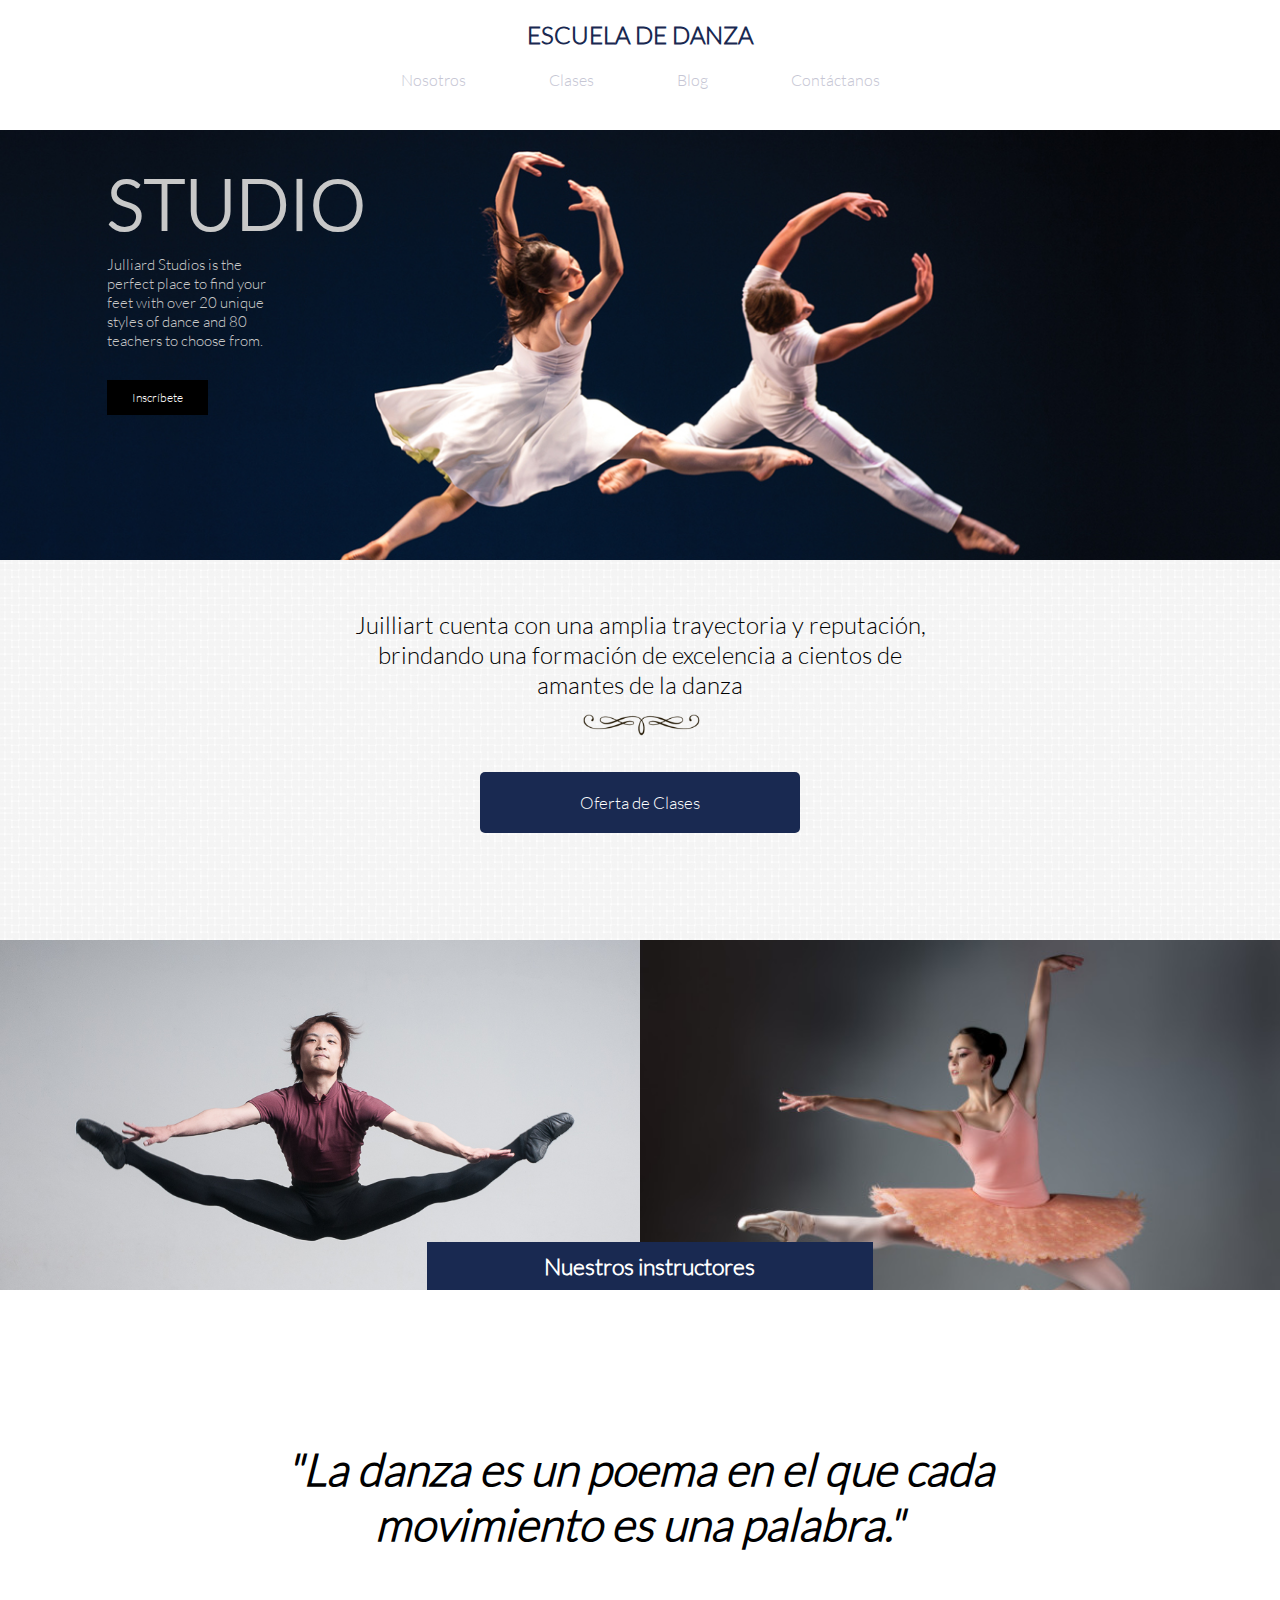
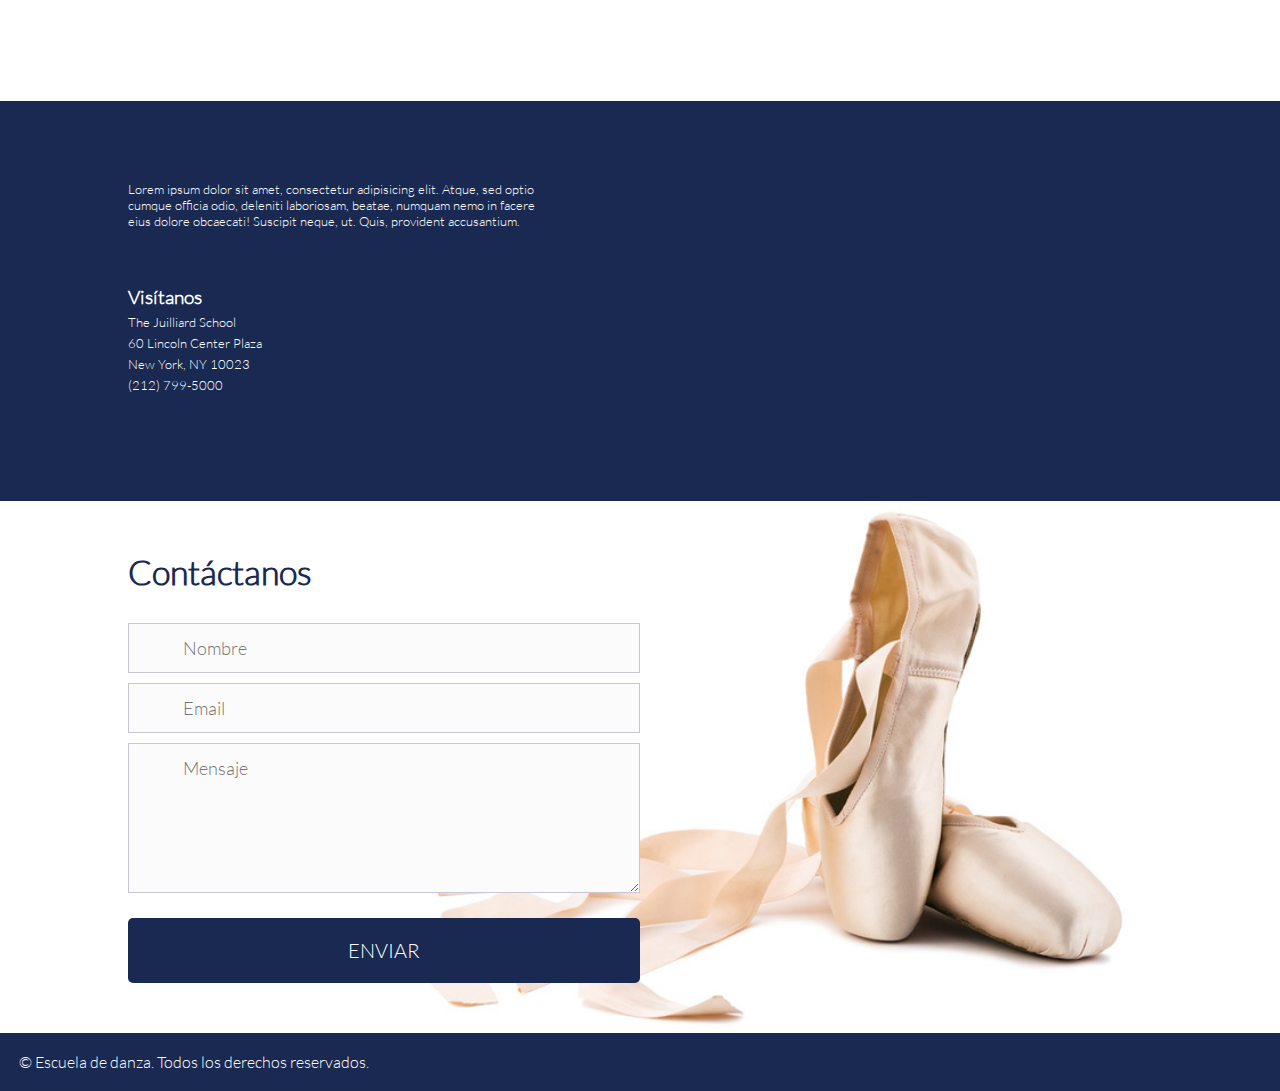
<file: index.html>
<!DOCTYPE html>
<html>
<head>
	<meta charset="UTF-8">
	<title>Escuela de Danza</title>
	<link rel='stylesheet' type='text/css' href='http://fonts.googleapis.com/css?family=Montserrat:400,700'>
	<link rel="stylesheet" type="text/css" href="css/simplegrid.css">
	<link rel="stylesheet" type="text/css" href="css/utilities.css">
	<link rel="stylesheet" type="text/css" href="css/common.css">
	<link rel="stylesheet" type="text/css" href="css/main.css">
</head>
<body>
	<!-- TITULO Y MENU NAVEGACION -->
	<header>
		<div class="container-fluid">
			<div class="row danza">
				<div class="col-offset-4"></div>
				<div class="col-4">
					<a href="index.html"><h2 class="text-blue">ESCUELA DE DANZA</h2></a>
				</div>
				<div class="col-offset-4"></div>
			</div>
			<nav class="row menu">
				<div class="col-offset-3"></div>
				<div class="col-6">
					<ul>
						<li><a href="nosotros.html" class="a-none-decoration txtcolor">Nosotros</a></li>
						<li><a href="clases.html" class="a-none-decoration txtcolor">Clases</a></li>
						<li><a href="blog.html" class="a-none-decoration txtcolor">Blog</a></li>
						<li><a href="#contactanos" class="a-none-decoration txtcolor">Contáctanos</a></li>
					</ul>
				</div>
				<div class="col-offset-3"></div>
			</nav>
		</div>
	</header>

	<!-- SECCION FOTO BAILARINES-->
	<section class="box-uno">
		<div class="container-fluid">
			<div class="row">
				<div class="col-offset-1"></div>
				<div class="col-2">
					<h1 class="studio">STUDIO</h1>
					<p class="txtcolor txt">Julliard Studios is the perfect place to find your feet with over 20 unique styles of dance and 80 teachers to choose from.</p>
				</div>					
			</div>
			<div class="row inscribete">
				<div class="col-offset-1"></div>
				<div class="col-2 ">
					<a href="#" class="btn">Inscríbete</a>
				</div>
			</div>
		</div>
	</section>

	<!-- SECCION TEXTO/ORNAMENTO -->
	<section class="box-dos">
		<div class="container-fluid">
			<div class="row">
				<div class="col-offset-3"></div>
				<div class="col-6">
					<p class="txtorn">Juilliart cuenta con una amplia trayectoria y reputación, brindando una formación de excelencia a cientos de amantes de la danza</p>
					<img src="img/decoration_1.png">
				</div>	
			</div>		
			<div class="row oferta">
				<div class="col-offset-3"></div>
				<div class="col-6">
					<a href="#" class="btn-oferta">Oferta de Clases</a>
				</div>	
			</div>	
		</div>			
	</section>

	<!-- SECCION FOTO 2 BAILARINES -->
	<section>
		<div class="container-fluid">
			<div class="row">
				<div class="col-6 back-uno"></div>
				<div class="col-6 back-dos"></div>
			</div>
			<div class="row">
				<div class="col-offset-4"></div>
				<div class="col-4 instructores">
					<h3>Nuestros instructores</h3>
				</div>
				<div class="col-offset-4"></div>
			</div>
		</div>
	</section>	

	<!-- SECCION CITA -->	
	<section>
		<div class="container-fluid">
			<div class="row">
				<div class="col-offset-2"></div>
				<div class="col-8 cita">
					<h1>"La danza es un poema en el que cada movimiento es una palabra."</h1>
				</div>
				<div class="col-offset-2"></div>
			</div>
		</div>
	</section>

	<!-- SECCION MAPA -->	
	<section class="fondomapa">
		<div class="container">
			<div class="row txt-mapa">
				<div class="col-5 ">
					<p>Lorem ipsum dolor sit amet, consectetur adipisicing elit. Atque, sed optio cumque officia odio, deleniti laboriosam, beatae, numquam nemo in facere eius dolore obcaecati! Suscipit neque, ut. Quis, provident accusantium.</p>	
				</div>				
				<div class="col-7 mapa">
					<iframe src="https://www.google.com/maps/embed?pb=!1m18!1m12!1m3!1d3021.5366848685107!2d-73.98717568456014!3d40.77221397932544!2m3!1f0!2f0!3f0!3m2!1i1024!2i768!4f13.1!3m3!1m2!1s0x89c2585f0ef9ac6f%3A0x87f34f62b9294991!2s60+Lincoln+Center+Plaza%2C+New+York%2C+NY+10023%2C+EE.+UU.!5e0!3m2!1ses-419!2scl!4v1473462511929"></iframe>
				</div>	
			</div>
			<div class="row txt-visitanos">
				<div class="col-5">
					<h3>Visítanos</h3>
					<p>The Juilliard School</p>
					<p>60 Lincoln Center Plaza</p>
					<p>New York, NY 10023</p>
					<p>(212) 799-5000</p>
				</div>
			</div>
		</div>
	</section>

<!-- SECCION CONTACTANOS -->	
	<section>
		<div class="container">
			<div class="row zapatilla">
				<div class="col-6 form">
					<a name="contactanos"><h1>Contáctanos</h1></a>
					<form class="campos">
						<p><input name="name" type="text" class="feedback-input" placeholder="Nombre" id="nombre"/></p>
						
						<p><input name="email" type="text" class="feedback-input" id="email" placeholder="Email"/></p>
						
						<p><textarea name="text" class="feedback-input" id="msje" placeholder="Mensaje"></textarea></p>
						
						<div class="cont-btn"><input type="submit" value="ENVIAR" id="btn-enviar"/>
						</div>
					</form>
				</div>
			</div>
		</div>
	</section>

<!-- SECCION FOOTER -->	
	<footer>
		<div class="row footer">
			<div class="col-4">
				<p>&#169; Escuela de danza. Todos los derechos reservados.</p>
			</div>
			<div class="col-offset-8"></div>
		</div>
	</footer>
</body>
</html>
</file>
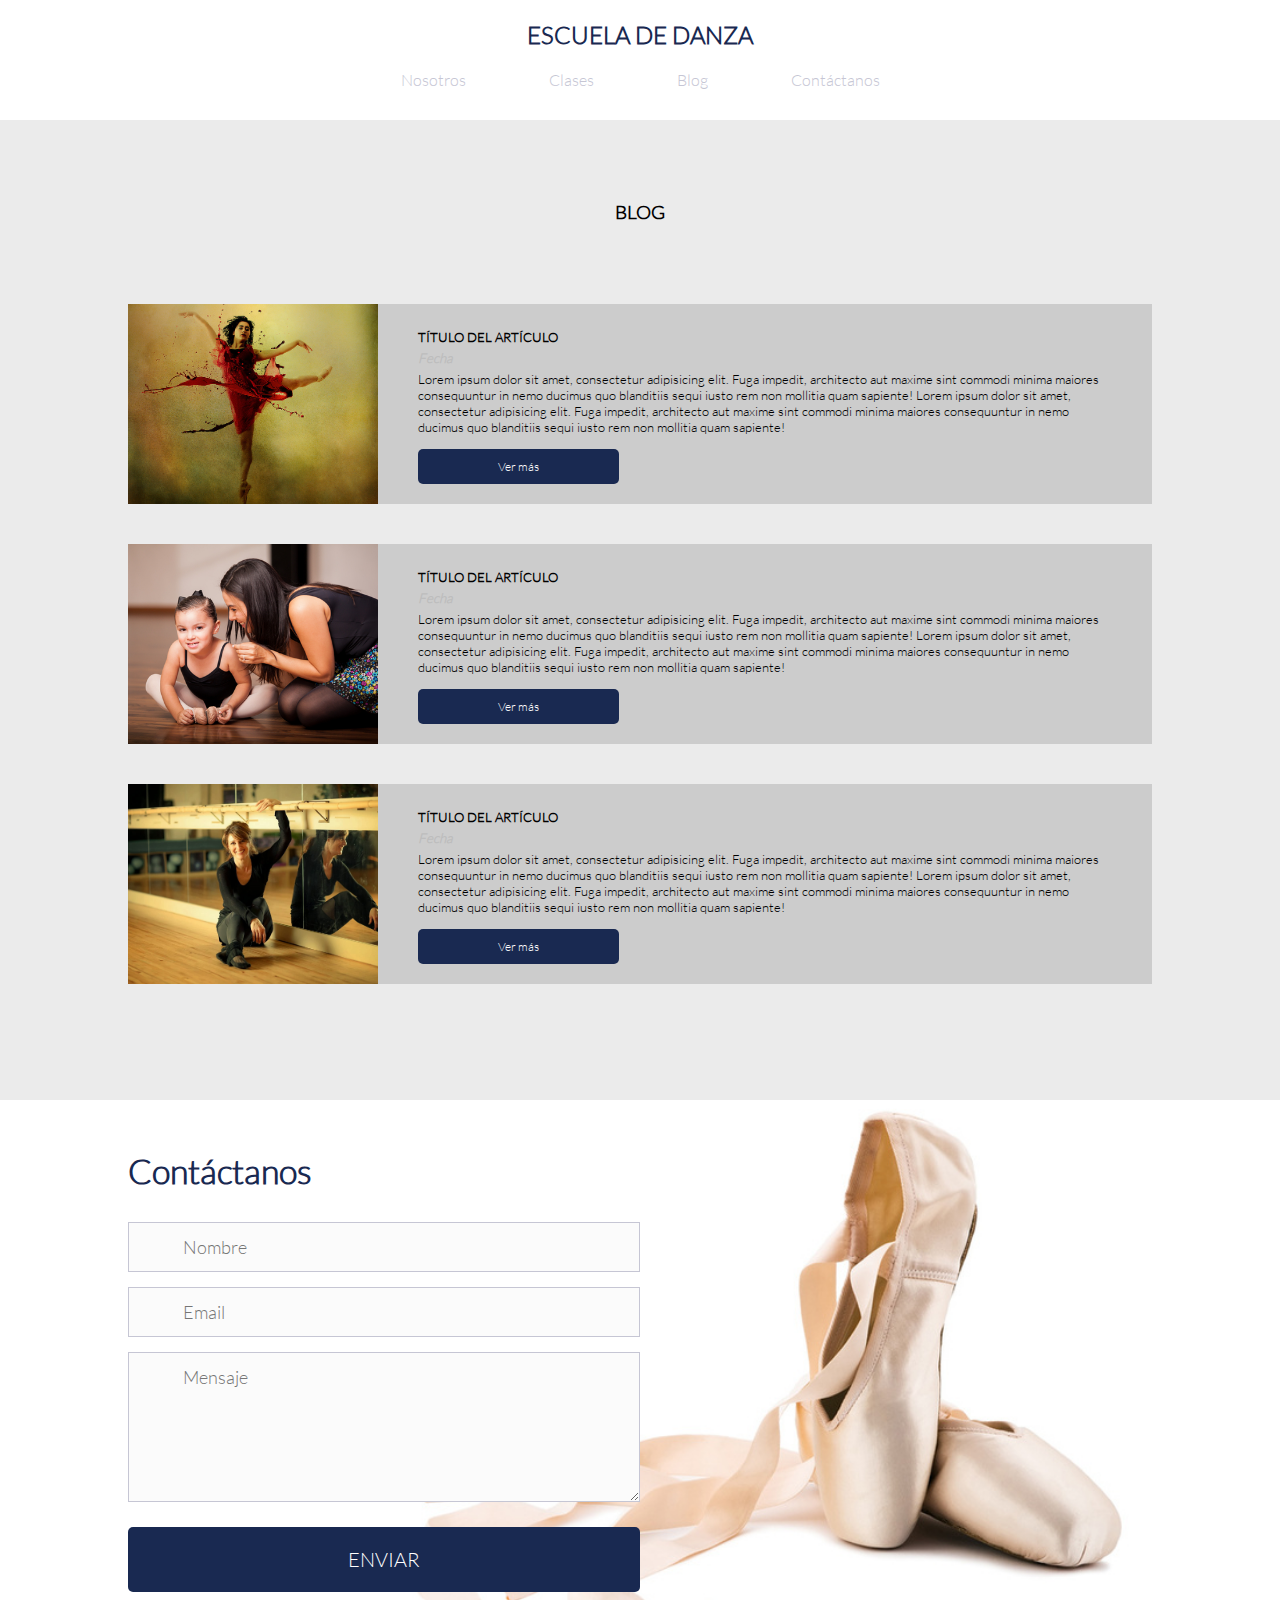
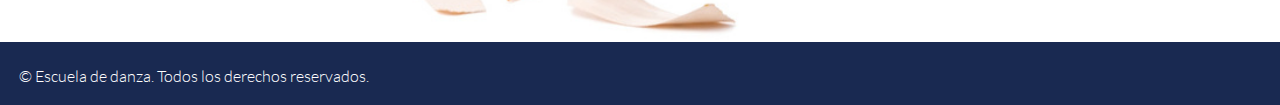
<file: blog.html>
<!DOCTYPE html>
<html>
<head>
	<meta charset="UTF-8">
	<title>Escuela de Danza</title>
	<link rel='stylesheet' type='text/css' href='http://fonts.googleapis.com/css?family=Montserrat:400,700'>
	<link rel="stylesheet" type="text/css" href="css/simplegrid.css">
	<link rel="stylesheet" type="text/css" href="css/utilities.css">
	<link rel="stylesheet" type="text/css" href="css/common.css">
	<link rel="stylesheet" type="text/css" href="css/blog.css">
</head>
<body>
<!-- TITULO Y MENU NAVEGACION -->
	<header>
		<div class="container-fluid">
			<div class="row danza">
				<div class="col-offset-4"></div>
				<div class="col-4">
					<a href="index.html"><h2 class="text-blue">ESCUELA DE DANZA</h2></a>
				</div>
				<div class="col-offset-4"></div>
			</div>
			<nav class="row menu">
				<div class="col-offset-3"></div>
				<div class="col-6">
					<ul>
						<li><a href="nosotros.html" class="a-none-decoration txtcolor">Nosotros</a></li>
						<li><a href="clases.html" class="a-none-decoration txtcolor">Clases</a></li>
						<li><a href="blog.html" class="a-none-decoration txtcolor">Blog</a></li>
						<li><a href="#contactanos" class="a-none-decoration txtcolor">Contáctanos</a></li>
					</ul>
				</div>
				<div class="col-offset-3"></div>
			</nav>
		</div>
	</header>
<!-- SECCION ARTICULOS -->		
	<section class="box-uno">	
		<div class="container">
			<div class="row">
				<div class="col-offset-4"></div>
				<div class="col-4 blog">
					<h3>BLOG</h3>
				</div>
				<div class="col-offset-4"></div>
			</div>	
			<!-- ARTICULO 1 -->
			<div class="row articulo">
				<div class="col-2 foto uno"></div>
				<div class="col-8 descrip">
					<h5>TÍTULO DEL ARTÍCULO</h5>
					<h5 class="fecha">Fecha</h5>
					<p>Lorem ipsum dolor sit amet, consectetur adipisicing elit. Fuga impedit, architecto aut maxime sint commodi minima maiores consequuntur in nemo ducimus quo blanditiis sequi iusto rem non mollitia quam sapiente!
					Lorem ipsum dolor sit amet, consectetur adipisicing elit. Fuga impedit, architecto aut maxime sint commodi minima maiores consequuntur in nemo ducimus quo blanditiis sequi iusto rem non mollitia quam sapiente!</p>
					<a href="#" class="btn-ver">Ver más</a>
				</div>
			</div>			
			<!-- ARTICULO 2 -->
			<div class="row articulo">
				<div class="col-2 foto dos"></div>
				<div class="col-8 descrip">
					<h5>TÍTULO DEL ARTÍCULO</h5>
					<h5 class="fecha">Fecha</h5>
					<p>Lorem ipsum dolor sit amet, consectetur adipisicing elit. Fuga impedit, architecto aut maxime sint commodi minima maiores consequuntur in nemo ducimus quo blanditiis sequi iusto rem non mollitia quam sapiente!
					Lorem ipsum dolor sit amet, consectetur adipisicing elit. Fuga impedit, architecto aut maxime sint commodi minima maiores consequuntur in nemo ducimus quo blanditiis sequi iusto rem non mollitia quam sapiente!</p>
					<a href="#" class="btn-ver">Ver más</a>
				</div>
			</div>
			<!-- ARTICULO 3 -->
			<div class="row articulo">
				<div class="col-2 foto tres"></div>
				<div class="col-8 descrip">
					<h5>TÍTULO DEL ARTÍCULO</h5>
					<h5 class="fecha">Fecha</h5>
					<p>Lorem ipsum dolor sit amet, consectetur adipisicing elit. Fuga impedit, architecto aut maxime sint commodi minima maiores consequuntur in nemo ducimus quo blanditiis sequi iusto rem non mollitia quam sapiente!
					Lorem ipsum dolor sit amet, consectetur adipisicing elit. Fuga impedit, architecto aut maxime sint commodi minima maiores consequuntur in nemo ducimus quo blanditiis sequi iusto rem non mollitia quam sapiente!</p>
					<a href="#" class="btn-ver">Ver más</a>
				</div>
			</div>									
		</div>
	</section>
<!-- SECCION CONTACTANOS -->	
	<section>
		<div class="container">
			<div class="row zapatilla">
				<div class="col-6 form">
					<a name="contactanos"><h1>Contáctanos</h1></a>
					<form class="campos">
						<p><input name="name" type="text" class="feedback-input" placeholder="Nombre" id="nombre"/></p>
						
						<p><input name="email" type="text" class="feedback-input" id="email" placeholder="Email"/></p>
						
						<p><textarea name="text" class="feedback-input" id="msje" placeholder="Mensaje"></textarea></p>
						
						<div class="cont-btn"><input type="submit" value="ENVIAR" id="btn-enviar"/>
						</div>
					</form>
				</div>
			</div>
		</div>
	</section>
<!-- SECCION FOOTER -->	
	<footer>
		<div class="row footer">
			<div class="col-4">
				<p>&#169; Escuela de danza. Todos los derechos reservados.</p>
			</div>
			<div class="col-offset-8"></div>
		</div>
	</footer>	
</body>
</html>
</file>
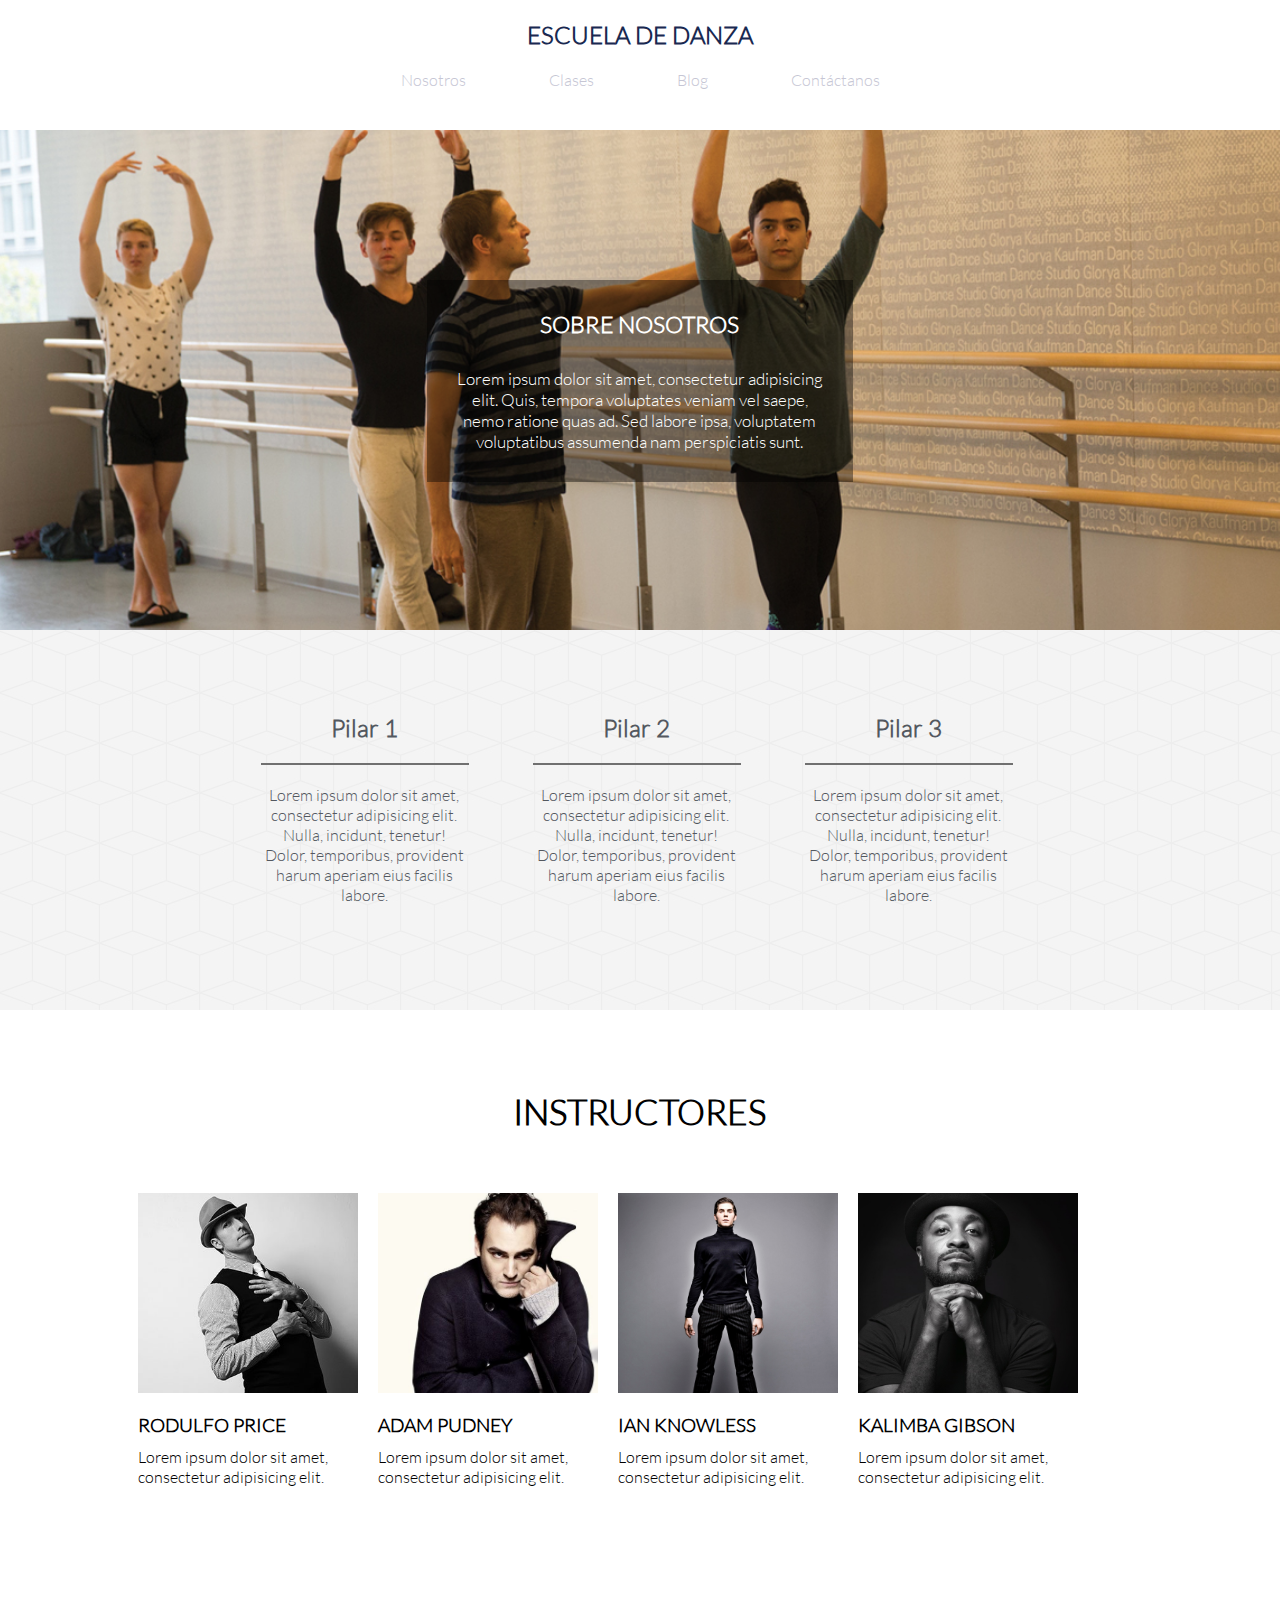
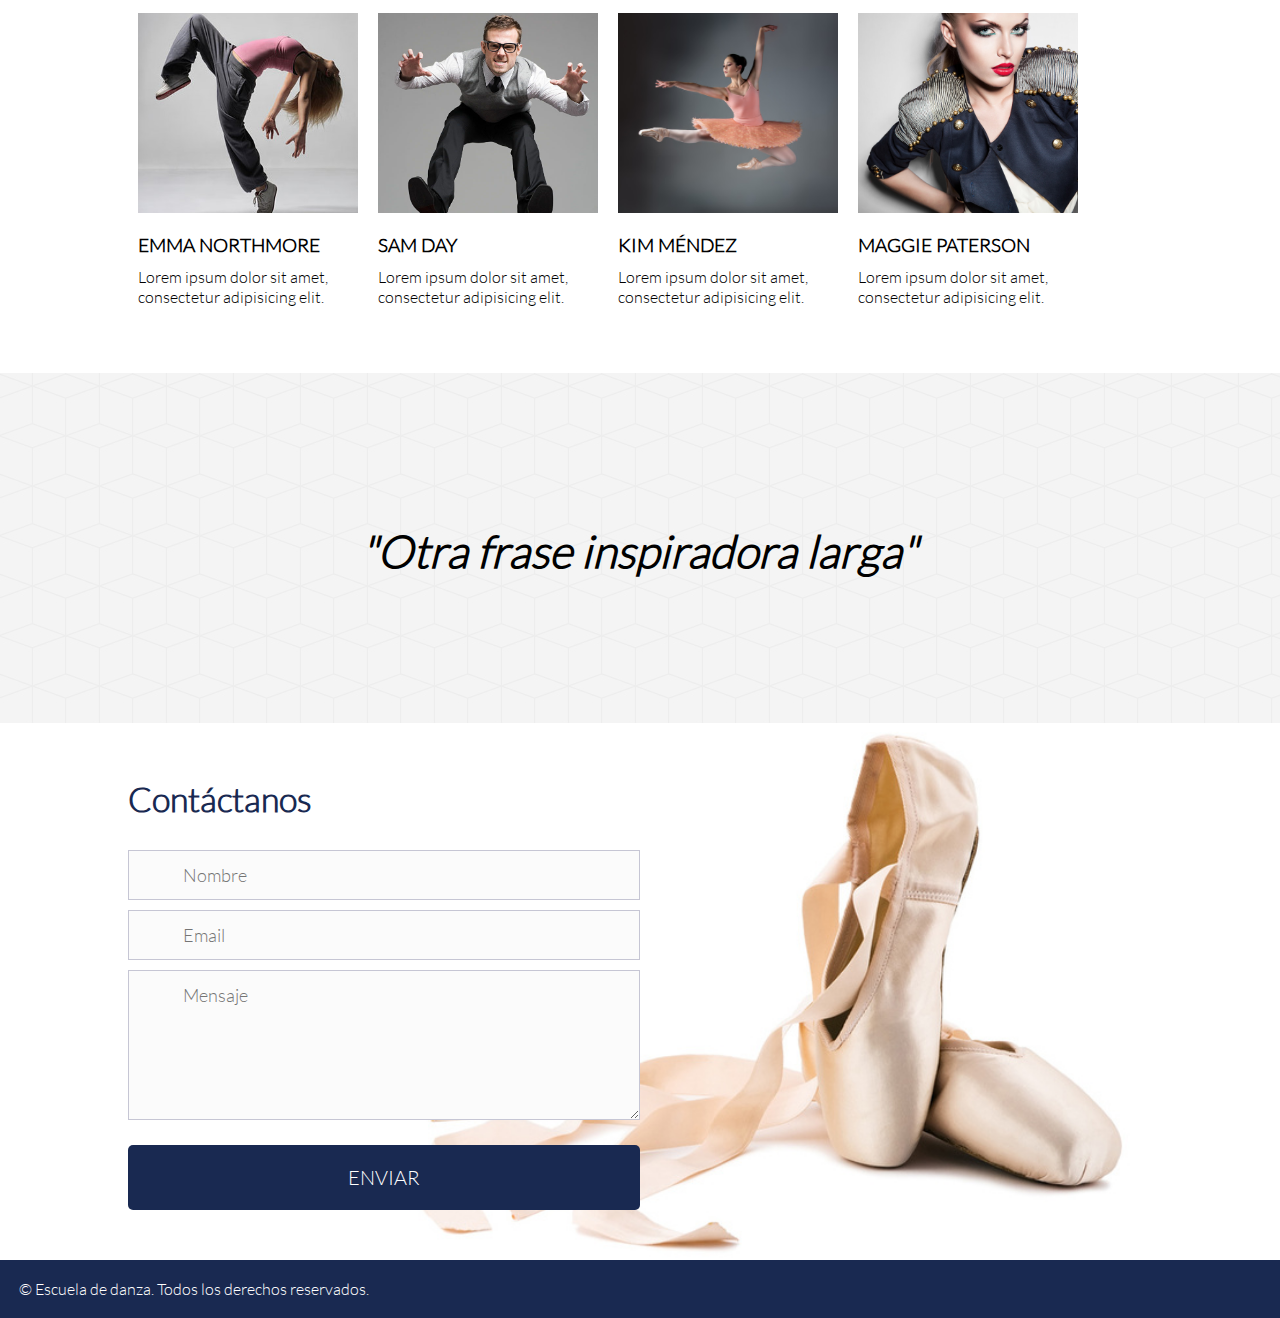
<file: nosotros.html>
<!DOCTYPE html>
<html>
<head>
	<meta charset="UTF-8">
	<title>Escuela de Danza</title>
	<link rel='stylesheet' type='text/css' href='http://fonts.googleapis.com/css?family=Montserrat:400,700'>
	<link rel="stylesheet" type="text/css" href="css/simplegrid.css">
	<link rel="stylesheet" type="text/css" href="css/utilities.css">
	<link rel="stylesheet" type="text/css" href="css/common.css">
	<link rel="stylesheet" type="text/css" href="css/nosotros.css">
</head>
<body>
	<!-- TITULO Y MENU NAVEGACION -->
	<header>
		<div class="container-fluid">
			<div class="row danza">
				<div class="col-offset-4"></div>
				<div class="col-4">
					<a href="index.html"><h2 class="text-blue">ESCUELA DE DANZA</h2></a>
				</div>
				<div class="col-offset-4"></div>
			</div>
			<nav class="row menu">
				<div class="col-offset-3"></div>
				<div class="col-6">
					<ul>
						<li><a href="nosotros.html" class="a-none-decoration txtcolor">Nosotros</a></li>
						<li><a href="clases.html" class="a-none-decoration txtcolor">Clases</a></li>
						<li><a href="blog.html" class="a-none-decoration txtcolor">Blog</a></li>
						<li><a href="#contactanos" class="a-none-decoration txtcolor">Contáctanos</a></li>
					</ul>
				</div>
				<div class="col-offset-3"></div>
			</nav>
		</div>
	</header>
	<!-- SECCION FOTO ALUMNOS-->
	<section class="box-uno">	
		<div class="container-fluid">
			<div class="row">
				<div class="col-offset-4"></div>
				<div class="col-4 nosotros">
					<h3>SOBRE NOSOTROS</h3>
					<p>Lorem ipsum dolor sit amet, consectetur adipisicing elit. Quis, tempora voluptates veniam vel saepe, nemo ratione quas ad. Sed labore ipsa, voluptatem voluptatibus assumenda nam perspiciatis sunt.</p>
				</div>
				<div class="col-offset-4"></div>
			</div>
		</div>
	</section>

<!-- SECCION PILAR -->	
	<section class="box-dos">
		<div class="container">
			<div class="row seccionpilares">
				<div class="col-3 pilar">
					<h2 class="text-gray">Pilar 1</h2>
					<div class="linea"></div>
					<p class="text-gray">Lorem ipsum dolor sit amet, consectetur adipisicing elit. Nulla, incidunt, tenetur! Dolor, temporibus, provident harum aperiam eius facilis labore.</p>
				</div>
				<div class="col-3 pilar">
					<h2 class="text-gray">Pilar 2</h2>
					<div class="linea"></div>
					<p class="text-gray">Lorem ipsum dolor sit amet, consectetur adipisicing elit. Nulla, incidunt, tenetur! Dolor, temporibus, provident harum aperiam eius facilis labore.</p>
				</div>
				<div class="col-3 pilar">
					<h2 class="text-gray">Pilar 3</h2>
					<div class="linea"></div>
					<p class="text-gray">Lorem ipsum dolor sit amet, consectetur adipisicing elit. Nulla, incidunt, tenetur! Dolor, temporibus, provident harum aperiam eius facilis labore.</p>
				</div>									
			</div>
		</div>
	</section>

<!-- SECCION INSTRUCTORES -->	
	<section>
		<div class="container">
		<!-- FILA 1 -->
			<div class="row">
				<div class="col-offset-4"></div>
				<div class="col-4 instructores">
					<h1>INSTRUCTORES</h1>
				</div>
				<div class="col-offset-4"></div>
			</div>
			<div class="row profesores">
				<div class="col-3 foto uno">
					<h3>RODULFO PRICE</h3>
					<p>Lorem ipsum dolor sit amet, consectetur adipisicing elit.</p>
				</div>
				<div class="col-3 foto dos">
					<h3>ADAM PUDNEY</h3>
					<p>Lorem ipsum dolor sit amet, consectetur adipisicing elit.</p>
				</div>
				<div class="col-3 foto tres">
					<h3>IAN KNOWLESS</h3>
					<p>Lorem ipsum dolor sit amet, consectetur adipisicing elit.</p>
				</div>
				<div class="col-3 foto cuatro">
					<h3>KALIMBA GIBSON</h3>
					<p>Lorem ipsum dolor sit amet, consectetur adipisicing elit.</p>
				</div>							
			</div>
			<!-- FILA 2 -->
			<div class="row profesores p-dos">
				<div class="col-3 foto cinco">
					<h3>EMMA NORTHMORE</h3>
					<p>Lorem ipsum dolor sit amet, consectetur adipisicing elit.</p>
				</div>
				<div class="col-3 foto seis">
					<h3>SAM DAY</h3>
					<p>Lorem ipsum dolor sit amet, consectetur adipisicing elit.</p>
				</div>
				<div class="col-3 foto siete">
					<h3>KIM MÉNDEZ</h3>
					<p>Lorem ipsum dolor sit amet, consectetur adipisicing elit.</p>
				</div>
				<div class="col-3 foto ocho">
					<h3>MAGGIE PATERSON</h3>
					<p>Lorem ipsum dolor sit amet, consectetur adipisicing elit.</p>
				</div>							
			</div>			
		</div>
	</section>

<!-- SECCION OTRA FRASE -->	
	<section class="box-tres">
		<div class="container-fluid">
			<div class="row">
				<div class="col-offset-2"></div>
				<div class="col-8 cita">
					<h1>"Otra frase inspiradora larga"</h1>
				</div>
				<div class="col-offset-2"></div>
			</div>
		</div>
	</section>

<!-- SECCION CONTACTANOS -->	
	<section>
		<div class="container">
			<div class="row zapatilla">
				<div class="col-6 form">
					<a name="contactanos"><h1>Contáctanos</h1></a>
					<form class="campos">
						<p><input name="name" type="text" class="feedback-input" placeholder="Nombre" id="nombre"/></p>
						
						<p><input name="email" type="text" class="feedback-input" id="email" placeholder="Email"/></p>
						
						<p><textarea name="text" class="feedback-input" id="msje" placeholder="Mensaje"></textarea></p>
						
						<div class="cont-btn"><input type="submit" value="ENVIAR" id="btn-enviar"/>
						</div>
					</form>
				</div>
			</div>
		</div>
	</section>

<!-- SECCION FOOTER -->	
	<footer>
		<div class="row footer">
			<div class="col-4">
				<p>&#169; Escuela de danza. Todos los derechos reservados.</p>
			</div>
			<div class="col-offset-8"></div>
		</div>
	</footer>	
</body>
</html>
</file>
<file: css/simplegrid.css>
/* 

	Name: Simple Grid - Framework
	Version: 1.1.1
	Author: Przemek Galarowicz & Bartek Talar ( www.przemekgalarowicz.pl or www.intelart.pl)
	Licenses: Simple Grid - Framework can be used in personal and commercial projects. But you can not sell as your product.

*/

/*
	RESET
*/
* {
	margin: 0;
	padding: 0;
	border: 0;
}


/*
	Grid
*/
.container {
	margin: 0 auto;
	width: 80%;
}

.container-fluid {
	margin: 0 auto;
	width: 100%;
}

.row:before,
.row:after {
  display: table;
  line-height: 0;
  content: "";
}

.row:after {
  clear: both;
}

.col-1, .col-2, .col-3, .col-4, .col-5, .col-6,
.col-7, .col-8, .col-9, .col-10, .col-11, .col-12,
.col-offset-1, .col-offset-2, .col-offset-3, .col-offset-4, .col-offset-5, .col-offset-6,
.col-offset-7, .col-offset-8, .col-offset-9, .col-offset-10, .col-offset-11, .col-offset-12 {
    float: left;
    min-height: 1px;
 }

.box {
	padding: 20px;
}

.box-margin {
	margin: 0 10px 0 10px;
}

.col-1, .col-offset-1 {
	width: 8.33333333333%;
}

.col-2, .col-offset-2 {
	width: 16.6666666666%;
}

.col-3, .col-offset-3 {
	width: 24.9999999999%;
}

.col-4, .col-offset-4 {
	width: 33.3333333333%;
}

.col-5, .col-offset-5 {
	width: 41.6666666666%;
}

.col-6, .col-offset-6 {
	width: 49.9999999999%;
}

.col-7, .col-offset-7 {
	width: 58.3333333333%;
}

.col-8, .col-offset-8 {
	width: 66.6666666666%;
}

.col-9, .col-offset-9 {
	width: 74.9999999999%;
}

.col-10, .col-offset-10 {
	width: 83.3333333333%;
}

.col-11, .col-offset-11 {
	width: 91.6666666666%;
}

.col-12, .col-offset-12 {
	width: 100%;
}

@media only screen and (max-width : 768px) and (min-width : 480px) {
	/*
		Grid
	*/
	.container {
		width: 96%;
	}

	.col-1, .col-2, .col-3, .col-5, .col-6,
	.col-7, .col-8, .col-9, .col-10, .col-11 {
    	width: 50%;
 	}

 	.col-4 {
		width: 33.3333333333%;
	}

 	.col-12 {
 		width:100%;
 	}

 	.col-offset-1, .col-offset-2, .col-offset-3, .col-offset-4,
 	.col-offset-5, .col-offset-6, .col-offset-7, .col-offset-8,
 	.col-offset-9, .col-offset-10, .col-offset-11, .col-offset-12 {
 		width: 0% !important;
 		display: none;
 	}

 	.box-margin {
		margin: 0 10px 0 10px;
	}
}

@media only screen and (max-width : 479px) {
	/*
		Grid
	*/
	.container {
		width: 96%;
	}

	.col-1, .col-2, .col-3, .col-4, .col-5, .col-6,
	.col-7, .col-8, .col-9, .col-10, .col-11, .col-12 {
    	float: none;
    	width: 100%;
 	}

 	.col-offset-1, .col-offset-2, .col-offset-3, .col-offset-4,
 	.col-offset-5, .col-offset-6, .col-offset-7, .col-offset-8,
 	.col-offset-9, .col-offset-10, .col-offset-11, .col-offset-12 {
 		width: 0% !important;
 		display: none;
 	}

 	.box-margin {
		margin: 0 10px 0 10px;
	}
}
</file>
<file: css/utilities.css>
/*Global*/
*{
	font-family: "Latolight";
}

@font-face{
	font-family: LatoHeavy;
	src: url(../fonts/LatoHeavy.ttf);
}
@font-face{
	font-family:Latolight ;
	src: url(../fonts/Latolight.ttf);
}
@font-face{
	font-family: DolceVita;
	src: url(../fonts/DolceVita.ttf);
}
@font-face{
	font-family: Neoteric-Bold;
	src: url(../fonts/Neoteric-Bold.ttf);
}

/* Shortcuts */

.pd-0{
	padding: 0;
}
.pt-5{
	padding-top: 5%;
}
.pb-5{
	padding-bottom: 5%;
}
.mg-0{
	margin: 0;
}
.w-100{
	width: 100%;
}
.lh{
	line-height: 1.5;
}
.text-center{
	text-align: center;
}
.text-left{
	text-align: left;
}
.text-white{
	color: white;
}
.text-gray{
	color: rgb(83, 88, 95);
}
.text-blue{
 color: #192951;
}
.a-none-decoration{
	text-decoration: none;
}
.bg-gray{
	background-color: rgb(244, 244, 244);
}
.bg-img-block{
	background-size: cover;
	background-repeat: no-repeat;
	background-position: center;
}
</file>
<file: css/common.css>
/* CLASES TITULO Y MENU NAVEGACION */
.danza{
	text-align: center;
	margin-top: 20px;
}
.danza a{
	text-decoration: none;
}
li{
	display: inline-block;
	margin: 20px 40px 20px 40px;
}
ul{
	text-align: center;
}
header{
	background-color: white;
	position: fixed;
	width: 100%;
	top: 0;
	padding-bottom: 10px;
}
.menu a{
	color: #C6C6D4;
}
/* ESTILOS SECCION CONTACTANOS*/
.zapatilla{
	background:url(../img/shoes_1.jpg);
	background-size:contain;
	background-repeat:no-repeat;
	background-position:right; 
}
.form{
	margin-top: 50px;
	margin-bottom: 50px;
}
.form h1{
	font-size: 34px;
	color: #192951;
}
.campos{
	margin-top: 30px;
}
.feedback-input {
	color:#3c3c3c;
	font-size: 18px;
	border-radius: 0;
	line-height: 22px;
	background-color: #fbfbfb;
	padding: 13px 13px 13px 54px;
	margin-bottom: 10px;
	width:100%;
	-webkit-box-sizing: border-box;
	-moz-box-sizing: border-box;
	-ms-box-sizing: border-box;
	box-sizing: border-box;
  	border: 1px solid #C6C6D4;
}

.feedback-input:focus{
	background: #fff;
	box-shadow: 0;
	border: 1px solid #192951;
	color: #192951;
	outline: none;
  	padding: 13px 13px 13px 54px;
}
#nombre{
	background-image: url(http://rexkirby.com/kirbyandson/images/name.svg);
	background-size: 30px 30px;
	background-position: 11px 8px;
	background-repeat: no-repeat;
}
#email{
	background-image: url(http://rexkirby.com/kirbyandson/images/email.svg);
	background-size: 30px 30px;
	background-position: 11px 8px;
	background-repeat: no-repeat;
}
#msje{
	background-image: url(http://rexkirby.com/kirbyandson/images/comment.svg);
	background-size: 30px 30px;
	background-position: 11px 8px;
	background-repeat: no-repeat;
}
textarea {
    width: 100%;
    height: 150px;
    line-height: 150%;
    resize:vertical;
}
.cont-btn{
	margin-top: 15px;
}
#btn-enviar{
	width: 100%;
	cursor:pointer;
	background-color: #192951;
	color:white;
	font-size:20px;
	padding:20px 0;
	transition: all 0.3s;
 	margin-top: -4px;
  	border-radius: 5px;
}
#btn-enviar:hover{
	background-color: #616161;
	color: white;
}
/* CLASES SECCION FOOTER */
.footer{
	padding:1.5%;
	background-color: #192951;
	color: white;
	font-size: 16px;
}
</file>
<file: css/main.css>
/* CLASES SECCIÓN FOTO BAILARINES */
.box-uno{
	background-image: url(../img/dance_1.jpg);
	background-repeat: no-repeat;
	background-size: 120%;
	background-position: center 10%; 
	height: 430px;
	margin-top: 130px;
}
.studio{
	font-size: 70px;	
	color: #C8C8C8;
	margin-top: 30px;

}
.txt{
	font-size: 15px;
	text-align: left;
	margin-right: 30px;
	margin-top: 10px;
	margin-bottom: 20px;
}
.txtcolor{
	color: #C8C8C8;
}
.inscribete{
	font-size: 12px;
	margin-top: 20px;
}
.btn {
	color: white;
	font-size: 12px;
	background-color: black;
	padding: 10px 25px;
	text-decoration: none;
	margin-right: 100px;
}
.btn:hover {
  background: #616161;
  text-decoration: none;
}
/* CLASES SECCION TEXTO/ORNAMENTO */
.box-dos{
	background-image: url(../img/textura_2.jpg);
	height: 380px;
	text-align: center;
}
.txtorn{
	margin-top: 50px;
	margin-left: 30px;
	margin-right: 30px;
	font-size: 24px;
}
.box-dos img{
	width: 20%;
	margin-top: -40px;
}
.btn-oferta {
	color: white;
	font-size: 12px;
	background-color: #192951;
	padding: 20px 100px;
	text-decoration: none;
	border-radius: 5px;
}
.btn-oferta:hover {
  background: #616161;
  text-decoration: none;
}
.oferta a{
	font-size: 17px;
}
/* ESTILOS SECCION FOTO 2 BAILARINES*/
.back-uno{
	background-image: url(../img/instructor_4.jpg);
	background-repeat: no-repeat;
	background-position: center 10%;
	height: 350px;
	background-size: cover;
}
.back-dos{
	background-image: url(../img/profesor_9.jpg);
	background-repeat: no-repeat;
	background-position: center 10%;
	height: 350px;
	background-size: cover;
}

.instructores{
	background-color: #192951;
	padding: 10px;
	font-size: 20px;
	color: white;
	text-align: center;
	margin-top: -48px;
}
/* ESTILOS SECCION CITA*/
.cita{
	text-align: center;
}
.cita h1{
	font-size: 45px;
	font-style: italic;
	margin: 150px 0px;
}
/* ESTILOS SECCION MAPA*/
.fondomapa{
	background-color: #192951;
	background-size: 100%;
	height: 400px;
}
.txt-mapa{
	color: white;
	padding-top: 80px;
}
.txt-mapa p{
	font-size: 13px;
}

.txt-visitanos h3{
	color: white;
	margin-top: -150px;
}
.txt-visitanos p{
	font-size: 13px;
	margin-top: 5px;
	color: white;
}
.mapa iframe{
	width: 450px;
	height: 250px;
	border-style: 0;
}
.mapa{
	text-align: right;
}
</file>
<file: css/blog.css>
/* ESTILOS ARTICULOS*/
.box-uno{
	background-color: #EBEBEB;
	background-size: 100%;
	height: 1100px;
}
.blog h3{
	color: black;
	margin-top: 200px;
	text-align: center;
	margin-bottom: 40px;

}
.articulo{
	background-color: #CCCCCC;
	height: 200px;
	width: 100%;
	margin: 40px 0;
}
.foto{
	width: 250px;
	height: 200px;	
}
.uno{
	background-image: url(../img/blog1.jpg);
	background-size: cover;
	background-position: center center;	
}
.dos{
	background-image: url(../img/profesor_5.jpg);
	background-size: cover;
	background-position: center center;	
}
.tres{
	background-image: url(../img/instructor_1.jpg);
	background-size: cover;
	background-position: center center;	
}
.btn-ver{
	color: white;
	font-size: 12px;
	background-color: #192951;
	padding: 10px 80px;
	text-decoration: none;
	border-radius: 5px;
}
.btn-ver:hover {
  background: #616161;
  text-decoration: none;
}
.descrip{
	margin-left: 40px;
	margin-top: 20px;
}
.descrip h5, p{
	margin-top: 5px;
}
.descrip p{
	font-size: 13px;
	margin-bottom: 20px;
}
.fecha{
	color: #BDBDBD;
	font-style: italic;
}
</file>
<file: css/nosotros.css>
/* ESTILOS SECCIÓN FOTO ALUMNOS */
.box-uno{
	background-image: url(../img/dance_7.jpg);
	background-repeat: no-repeat;
	background-position: 20% center;
	background-size: 140%;
	height: 500px;
	margin-top: 130px;
}
.nosotros{
	color: white;
	text-align: center;
	font-size: 20px;
	margin-top: 150px;
	padding-top: 30px;
	background: rgba(0, 0, 0, 0.4);
}
.nosotros p{
	font-size: 17px;
	margin: 30px;
}
/* ESTILOS SECCIÓN PILAR */
.box-dos{
	background-image: url(../img/cubes.png);
	height: 380px;
	text-align: center;
}
.seccionpilares{
	margin: 0 100px;
	padding-top: 50px;
}
.pilar{
	text-align: center;
	margin: 33px;
}
.pilar h2{
	margin-bottom: 20px;
}
.linea{
	text-align: center;
	width: 100%;
	border: 1px solid #707070;
	margin-bottom: 20px;	
}
/* ESTILOS SECCION INSTRUCTORES */
.instructores{
	text-align: center;
}
.instructores h1{
	font-size: 35px;
	margin-top: 80px;
}
.profesores h3{
	margin-top: 220px;

}
.profesores p{
	text-align: left;
	margin-top: 10px;
}

.p-dos{
	margin-top: 150px;
	margin-bottom: 150px;
}
.segundo{
	margin-bottom: 100px;
}
.foto{
	width: 220px;
	height: 200px;
	display: inline-block;
	margin: 10px;
	margin-top: 60px;
}
.uno{
	background-image: url(../img/profesor_4.jpg);
	background-size: cover;
	background-position: center 5%;		
}
.dos{
	background-image: url(../img/profesor_14.jpg);
	background-size: cover;
	background-position: center 5%;		
}
.tres{
	background-image: url(../img/profesor_1.jpg);
	background-size: cover;
	background-position: center 5%;		
}
.cuatro{
	background-image: url(../img/profesor_10.jpg);
	background-size: cover;
	background-position: center 5%;		
}
.cinco{
	background-image: url(../img/profesor_11.jpg);
	background-size: cover;
	background-position: center 5%;		
}
.seis{
	background-image: url(../img/profesor_12.jpg);
	background-size: cover;
	background-position: center 5%;		
}
.siete{
	background-image: url(../img/profesor_9.jpg);
	background-size: cover;
	background-position: center 5%;		
}
.ocho{
	background-image: url(../img/profesor_15.jpg);
	background-size: cover;
	background-position: center 5%;		
}
/* ESTILOS SECCION CITA*/
.cita{
	text-align: center;
}
.cita h1{
	font-size: 45px;
	font-style: italic;
	margin: 150px 0px;
}
.box-tres{
	background-image: url(../img/cubes.png);
	height: 350px;
	text-align: center;
}
</file>
